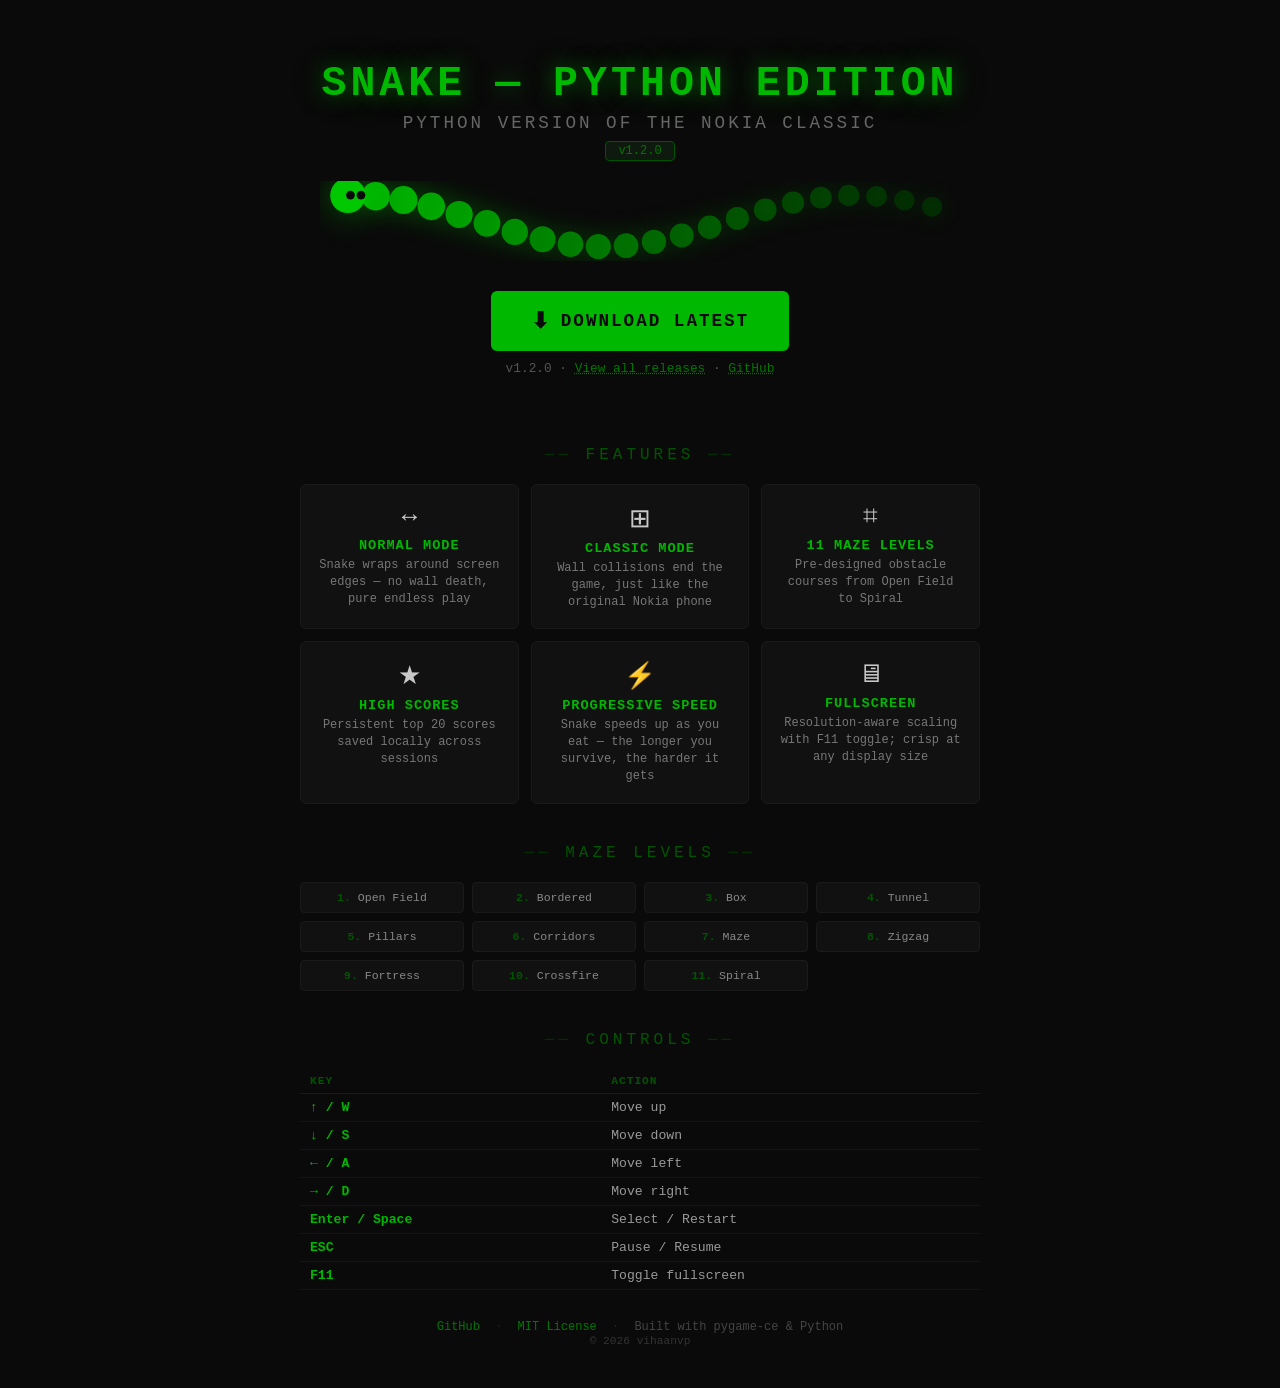
<file: index.html>
<!DOCTYPE html>
<html lang="en">
<head>
<meta charset="UTF-8">
<meta name="viewport" content="width=device-width, initial-scale=1.0">
<title>Snake — Nokia Classic Extended</title>
<link rel="stylesheet" href="stylesheet.css">
</head>
<body>

<div class="container">

  <!-- ═══ HERO ═══ -->
  <header>
    <div class="logo">Snake — Python Edition</div>
    <div class="tagline">Python Version of the Nokia Classic</div>
    <span class="version-badge" id="version-badge">v1.2.0</span>
  </header>

  <!-- animated snake decoration -->
  <canvas id="snake-canvas" width="640" height="80"></canvas>

  <!-- ═══ DOWNLOAD ═══ -->
  <section class="download-section">
    <a class="btn-download" id="dl-btn"
       href="https://github.com/vihaanvp/python-snake/releases/latest/download/snake.exe"
       target="_blank">
      <span class="arrow">⬇</span> Download Latest
    </a>
    <p class="download-sub">
      <span id="dl-version">v1.2.0</span> &middot;
      <a href="https://github.com/vihaanvp/python-snake/releases" target="_blank">View all releases</a>
      &middot; <a href="https://github.com/vihaanvp/python-snake" target="_blank">GitHub</a>
    </p>
  </section>

  <!-- ═══ FEATURES ═══ -->
  <div class="section-title">Features</div>
  <div class="features">
    <div class="feature-card">
      <span class="feature-icon">↔</span>
      <h3>Normal Mode</h3>
      <p>Snake wraps around screen edges — no wall death, pure endless play</p>
    </div>
    <div class="feature-card">
      <span class="feature-icon">⊞</span>
      <h3>Classic Mode</h3>
      <p>Wall collisions end the game, just like the original Nokia phone</p>
    </div>
    <div class="feature-card">
      <span class="feature-icon">⌗</span>
      <h3>11 Maze Levels</h3>
      <p>Pre-designed obstacle courses from Open Field to Spiral</p>
    </div>
    <div class="feature-card">
      <span class="feature-icon">★</span>
      <h3>High Scores</h3>
      <p>Persistent top 20 scores saved locally across sessions</p>
    </div>
    <div class="feature-card">
      <span class="feature-icon">⚡</span>
      <h3>Progressive Speed</h3>
      <p>Snake speeds up as you eat — the longer you survive, the harder it gets</p>
    </div>
    <div class="feature-card">
      <span class="feature-icon">🖥</span>
      <h3>Fullscreen</h3>
      <p>Resolution-aware scaling with F11 toggle; crisp at any display size</p>
    </div>
  </div>

  <!-- ═══ LEVELS ═══ -->
  <div class="section-title">Maze Levels</div>
  <div class="levels-grid" id="levels-grid">
    <div class="level-item"><span class="num">1.</span> Open Field</div>
    <div class="level-item"><span class="num">2.</span> Bordered</div>
    <div class="level-item"><span class="num">3.</span> Box</div>
    <div class="level-item"><span class="num">4.</span> Tunnel</div>
    <div class="level-item"><span class="num">5.</span> Pillars</div>
    <div class="level-item"><span class="num">6.</span> Corridors</div>
    <div class="level-item"><span class="num">7.</span> Maze</div>
    <div class="level-item"><span class="num">8.</span> Zigzag</div>
    <div class="level-item"><span class="num">9.</span> Fortress</div>
    <div class="level-item"><span class="num">10.</span> Crossfire</div>
    <div class="level-item"><span class="num">11.</span> Spiral</div>
  </div>

  <!-- ═══ CONTROLS ═══ -->
  <div class="section-title">Controls</div>
  <table class="controls-table">
    <tr><th>Key</th><th>Action</th></tr>
    <tr><td>↑ / W</td><td>Move up</td></tr>
    <tr><td>↓ / S</td><td>Move down</td></tr>
    <tr><td>← / A</td><td>Move left</td></tr>
    <tr><td>→ / D</td><td>Move right</td></tr>
    <tr><td>Enter / Space</td><td>Select / Restart</td></tr>
    <tr><td>ESC</td><td>Pause / Resume</td></tr>
    <tr><td>F11</td><td>Toggle fullscreen</td></tr>
  </table>

  <!-- ═══ FOOTER ═══ -->
  <footer>
    <a href="https://github.com/vihaanvp/python-snake" target="_blank">GitHub</a>
    <span class="sep">·</span>
    <a href="https://github.com/vihaanvp/python-snake/blob/main/LICENSE" target="_blank">MIT License</a>
    <span class="sep">·</span>
    <span>Built with pygame-ce &amp; Python</span>
    <br>
    <span style="font-size:0.7rem;color:#333;">&copy; 2026 vihaanvp</span>
  </footer>

</div>

<script src="script.js"></script>
</body>
</html>
</file>
<file: stylesheet.css>
*, *::before, *::after { margin: 0; padding: 0; box-sizing: border-box; }
  html { scroll-behavior: smooth; }
  body {
    background: #0a0a0a;
    color: #c8c8c8;
    font-family: 'Courier New', Courier, monospace;
    min-height: 100vh;
    display: flex;
    flex-direction: column;
    align-items: center;
    overflow-x: hidden;
  }

  /* ─── scrollbar ─── */
  ::-webkit-scrollbar { width: 6px; }
  ::-webkit-scrollbar-track { background: #0a0a0a; }
  ::-webkit-scrollbar-thumb { background: #005500; border-radius: 3px; }
  ::-webkit-scrollbar-thumb:hover { background: #00b800; }

  /* ─── canvas snake decoration ─── */
  #snake-canvas {
    display: block;
    width: 100%;
    max-width: 640px;
    height: 80px;
    margin: 10px auto 20px;
  }

  /* ─── container ─── */
  .container {
    width: 100%;
    max-width: 720px;
    padding: 40px 20px 20px;
  }

  /* ─── header / hero ─── */
  header { text-align: center; padding: 20px 0 10px; }
  .logo {
    font-size: clamp(1.6rem, 5vw, 2.6rem);
    font-weight: bold;
    letter-spacing: 4px;
    text-transform: uppercase;
    color: #00b800;
    text-shadow: 0 0 20px rgba(0, 184, 0, 0.5), 0 0 60px rgba(0, 184, 0, 0.15);
    animation: titlePulse 3s ease-in-out infinite;
  }
  @keyframes titlePulse {
    0%, 100% { text-shadow: 0 0 20px rgba(0, 184, 0, 0.5), 0 0 60px rgba(0, 184, 0, 0.15); }
    50% { text-shadow: 0 0 30px rgba(0, 184, 0, 0.8), 0 0 80px rgba(0, 184, 0, 0.3); }
  }
  .tagline {
    font-size: clamp(0.85rem, 2.5vw, 1.1rem);
    color: #666;
    letter-spacing: 3px;
    margin-top: 6px;
    text-transform: uppercase;
  }
  .version-badge {
    display: inline-block;
    margin-top: 8px;
    padding: 2px 12px;
    border: 1px solid #005500;
    border-radius: 4px;
    font-size: 0.75rem;
    color: #007700;
    background: #0d1a0d;
  }

  /* ─── download section ─── */
  .download-section {
    text-align: center;
    padding: 10px 0 30px;
  }
  .btn-download {
    display: inline-flex;
    align-items: center;
    gap: 10px;
    padding: 16px 40px;
    font-family: 'Courier New', Courier, monospace;
    font-size: 1.1rem;
    font-weight: bold;
    text-transform: uppercase;
    letter-spacing: 2px;
    color: #0a0a0a;
    background: #00b800;
    border: none;
    border-radius: 6px;
    cursor: pointer;
    text-decoration: none;
    transition: transform 0.2s, box-shadow 0.2s;
    animation: btnGlow 2s ease-in-out infinite;
  }
  @keyframes btnGlow {
    0%, 100% { box-shadow: 0 0 15px rgba(0, 184, 0, 0.4); }
    50% { box-shadow: 0 0 30px rgba(0, 184, 0, 0.8); }
  }
  .btn-download:hover {
    transform: scale(1.05);
    box-shadow: 0 0 40px rgba(0, 184, 0, 0.9);
  }
  .btn-download:active { transform: scale(0.97); }
  .btn-download .arrow { font-size: 1.4rem; }
  .download-sub {
    margin-top: 10px;
    font-size: 0.8rem;
    color: #555;
  }
  .download-sub a {
    color: #007700;
    text-decoration: underline dotted;
  }
  .download-sub a:hover { color: #00b800; }

  /* ─── section headers ─── */
  .section-title {
    text-align: center;
    font-size: 1rem;
    text-transform: uppercase;
    letter-spacing: 4px;
    color: #005500;
    margin: 40px 0 20px;
    position: relative;
  }
  .section-title::before,
  .section-title::after {
    content: '── ';
    color: #003300;
  }
  .section-title::after {
    content: ' ──';
  }

  /* ─── features grid ─── */
  .features {
    display: grid;
    grid-template-columns: repeat(auto-fit, minmax(200px, 1fr));
    gap: 12px;
  }
  .feature-card {
    background: #111;
    border: 1px solid #1a1a1a;
    border-radius: 6px;
    padding: 18px 16px;
    text-align: center;
    transition: border-color 0.3s, transform 0.2s;
  }
  .feature-card:hover {
    border-color: #005500;
    transform: translateY(-2px);
  }
  .feature-icon {
    font-size: 1.6rem;
    margin-bottom: 6px;
    display: block;
  }
  .feature-card h3 {
    font-size: 0.85rem;
    text-transform: uppercase;
    letter-spacing: 1px;
    color: #00b800;
    margin-bottom: 4px;
  }
  .feature-card p {
    font-size: 0.75rem;
    color: #777;
    line-height: 1.4;
  }

  /* ─── levels list ─── */
  .levels-grid {
    display: grid;
    grid-template-columns: repeat(auto-fit, minmax(140px, 1fr));
    gap: 8px;
    margin-top: 6px;
  }
  .level-item {
    background: #111;
    border: 1px solid #1a1a1a;
    border-radius: 4px;
    padding: 8px 10px;
    text-align: center;
    font-size: 0.72rem;
    color: #888;
    transition: border-color 0.2s;
  }
  .level-item:hover { border-color: #005500; }
  .level-item .num { color: #005500; font-weight: bold; }

  /* ─── controls table ─── */
  .controls-table {
    width: 100%;
    border-collapse: collapse;
    font-size: 0.82rem;
  }
  .controls-table th {
    text-align: left;
    padding: 6px 10px;
    color: #005500;
    text-transform: uppercase;
    letter-spacing: 1px;
    font-size: 0.7rem;
    border-bottom: 1px solid #1a1a1a;
  }
  .controls-table td {
    padding: 6px 10px;
    border-bottom: 1px solid #141414;
  }
  .controls-table td:first-child {
    color: #00b800;
    font-weight: bold;
    white-space: nowrap;
  }
  .controls-table td:last-child { color: #999; }
  .controls-table tr:hover td { color: #ddd; }

  /* ─── footer ─── */
  footer {
    text-align: center;
    padding: 30px 20px 20px;
    font-size: 0.75rem;
    color: #444;
  }
  footer a {
    color: #007700;
    text-decoration: none;
  }
  footer a:hover { color: #00b800; }
  footer .sep { color: #222; margin: 0 8px; }

  /* ─── responsive ─── */
  @media (max-width: 500px) {
    .container { padding: 20px 12px; }
    .btn-download { padding: 14px 24px; font-size: 0.95rem; }
    .features { grid-template-columns: 1fr; }
    .levels-grid { grid-template-columns: repeat(2, 1fr); }
  }
</file>
